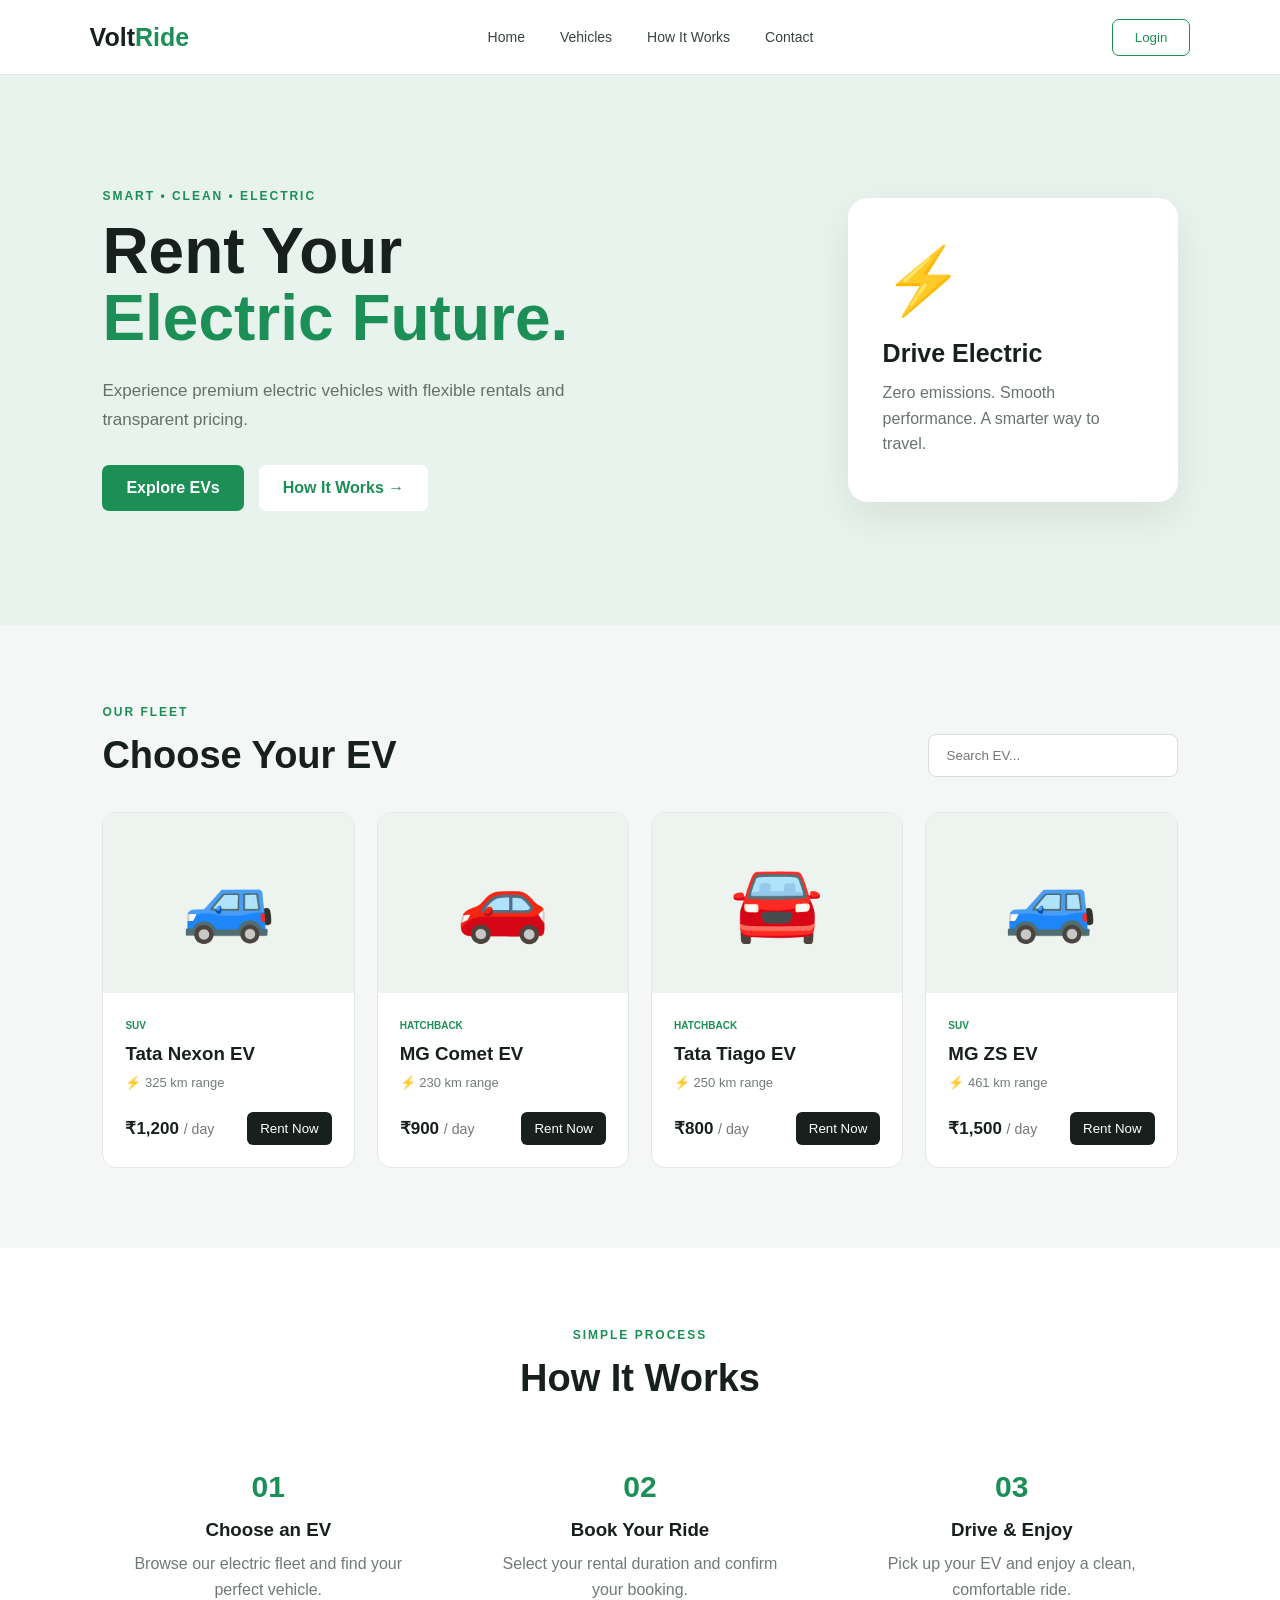
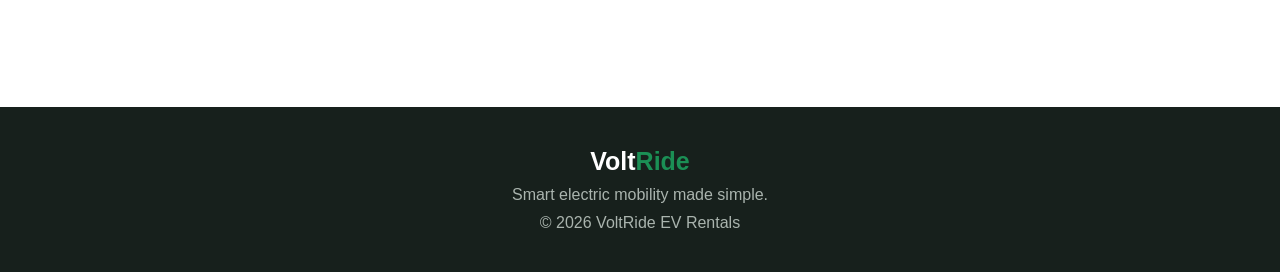
<file: frontend/index.html>
<!DOCTYPE html>
<html lang="en">
<head>
    <meta charset="UTF-8">
    <meta name="viewport" content="width=device-width, initial-scale=1.0">

    <title>VoltRide - EV Rental</title>

    <link rel="stylesheet" href="style.css">
</head>

<body>

<header>
    <div class="logo">Volt<span>Ride</span></div>

    <nav>
        <a href="#home">Home</a>
        <a href="#vehicles">Vehicles</a>
        <a href="#how">How It Works</a>
        <a href="#contact">Contact</a>
    </nav>

    <button class="login-btn">Login</button>
</header>


<section class="hero" id="home">

    <div class="hero-content">

        <p class="tagline">SMART • CLEAN • ELECTRIC</p>

        <h1>Rent Your<br><span>Electric Future.</span></h1>

        <p>
            Experience premium electric vehicles with
            flexible rentals and transparent pricing.
        </p>

        <div class="hero-buttons">
            <a href="#vehicles" class="primary-btn">Explore EVs</a>
            <a href="#how" class="secondary-btn">How It Works →</a>
        </div>

    </div>

    <div class="hero-card">

        <div class="car-icon">⚡</div>

        <h3>Drive Electric</h3>

        <p>
            Zero emissions. Smooth performance.
            A smarter way to travel.
        </p>

    </div>

</section>


<section class="vehicles-section" id="vehicles">

    <div class="section-heading">

        <div>
            <p class="tagline">OUR FLEET</p>
            <h2>Choose Your EV</h2>
        </div>

        <input
            type="text"
            id="search"
            placeholder="Search EV..."
        >

    </div>


    <div class="vehicle-grid" id="vehicleGrid">

        <div class="vehicle-card">

            <div class="vehicle-image">🚙</div>

            <div class="vehicle-info">

                <span class="vehicle-type">SUV</span>

                <h3>Tata Nexon EV</h3>

                <p>⚡ 325 km range</p>

                <div class="vehicle-bottom">

                    <strong>₹1,200 <small>/ day</small></strong>

                    <button onclick="window.location.href='booking.html?vehicle=Tata%20Nexon%20EV&price=1200'">
    Rent Now
</button>

                </div>

            </div>

        </div>


        <div class="vehicle-card">

            <div class="vehicle-image">🚗</div>

            <div class="vehicle-info">

                <span class="vehicle-type">HATCHBACK</span>

                <h3>MG Comet EV</h3>

                <p>⚡ 230 km range</p>

                <div class="vehicle-bottom">

                    <strong>₹900 <small>/ day</small></strong>

                    <button onclick="window.location.href='booking.html?vehicle=Tata%20Nexon%20EV&price=1200'">
    Rent Now
</button>

                </div>

            </div>

        </div>


        <div class="vehicle-card">

            <div class="vehicle-image">🚘</div>

            <div class="vehicle-info">

                <span class="vehicle-type">HATCHBACK</span>

                <h3>Tata Tiago EV</h3>

                <p>⚡ 250 km range</p>

                <div class="vehicle-bottom">

                    <strong>₹800 <small>/ day</small></strong>

                    <button onclick="window.location.href='booking.html?vehicle=Tata%20Nexon%20EV&price=1200'">
    Rent Now
</button>

                </div>

            </div>

        </div>


        <div class="vehicle-card">

            <div class="vehicle-image">🚙</div>

            <div class="vehicle-info">

                <span class="vehicle-type">SUV</span>

                <h3>MG ZS EV</h3>

                <p>⚡ 461 km range</p>

                <div class="vehicle-bottom">

                    <strong>₹1,500 <small>/ day</small></strong>

                    <button onclick="window.location.href='booking.html?vehicle=Tata%20Nexon%20EV&price=1200'">
    Rent Now
</button>

                </div>

            </div>

        </div>

    </div>

</section>


<section class="how-section" id="how">

    <p class="tagline">SIMPLE PROCESS</p>

    <h2>How It Works</h2>

    <div class="steps">

        <div class="step">
            <span>01</span>
            <h3>Choose an EV</h3>
            <p>Browse our electric fleet and find your perfect vehicle.</p>
        </div>

        <div class="step">
            <span>02</span>
            <h3>Book Your Ride</h3>
            <p>Select your rental duration and confirm your booking.</p>
        </div>

        <div class="step">
            <span>03</span>
            <h3>Drive & Enjoy</h3>
            <p>Pick up your EV and enjoy a clean, comfortable ride.</p>
        </div>

    </div>

</section>


<footer id="contact">

    <div class="logo">Volt<span>Ride</span></div>

    <p>Smart electric mobility made simple.</p>

    <p>© 2026 VoltRide EV Rentals</p>

</footer>


<script src="script.js"></script>

</body>
</html>
</file>
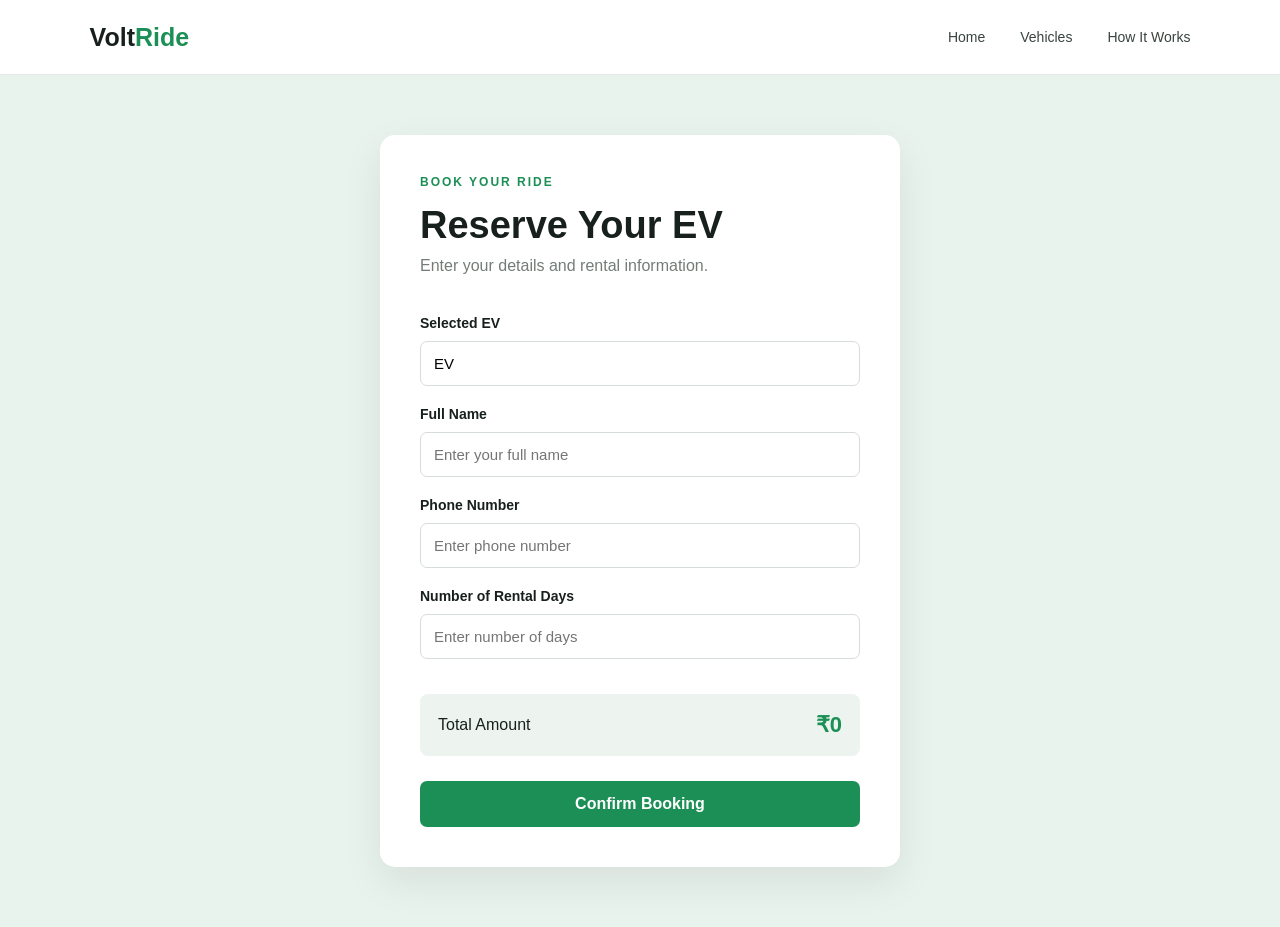
<file: frontend/booking.html>
<!DOCTYPE html>
<html lang="en">
<head>
    <meta charset="UTF-8">
    <meta name="viewport" content="width=device-width, initial-scale=1.0">

    <title>Book EV - VoltRide</title>

    <link rel="stylesheet" href="style.css">
</head>

<body>

<header>
    <div class="logo">Volt<span>Ride</span></div>

    <nav>
        <a href="index.html">Home</a>
        <a href="index.html#vehicles">Vehicles</a>
        <a href="index.html#how">How It Works</a>
    </nav>
</header>


<section class="booking-section">

    <div class="booking-container">

        <p class="tagline">BOOK YOUR RIDE</p>

        <h1>Reserve Your EV</h1>

        <p class="booking-subtitle">
            Enter your details and rental information.
        </p>

        <form id="bookingForm">

            <label>Selected EV</label>

            <input
                type="text"
                id="vehicle"
                readonly
            >


            <label>Full Name</label>

            <input
                type="text"
                id="customerName"
                placeholder="Enter your full name"
                required
            >


            <label>Phone Number</label>

            <input
                type="tel"
                id="phone"
                placeholder="Enter phone number"
                required
            >


            <label>Number of Rental Days</label>

            <input
                type="number"
                id="days"
                min="1"
                placeholder="Enter number of days"
                required
            >


            <div class="price-box">

                <span>Total Amount</span>

                <strong id="total">
                    ₹0
                </strong>

            </div>


            <button type="submit">
                Confirm Booking
            </button>

        </form>

    </div>

</section>


<script src="booking.js"></script>

</body>
</html>
</file>
<file: frontend/style.css>
* {
    margin: 0;
    padding: 0;
    box-sizing: border-box;
}

html {
    scroll-behavior: smooth;
}

body {
    font-family: Arial, sans-serif;
    background: #f5f7f6;
    color: #17201c;
}

header {
    height: 75px;
    display: flex;
    align-items: center;
    justify-content: space-between;
    padding: 0 7%;
    background: white;
    border-bottom: 1px solid #e5e8e6;
}

.logo {
    font-size: 25px;
    font-weight: 800;
}

.logo span,
.hero h1 span {
    color: #1b8f55;
}

nav {
    display: flex;
    gap: 35px;
}

nav a {
    text-decoration: none;
    color: #39443e;
    font-size: 14px;
}

nav a:hover {
    color: #1b8f55;
}

.login-btn {
    border: 1px solid #1b8f55;
    background: white;
    color: #1b8f55;
    padding: 10px 22px;
    border-radius: 7px;
    cursor: pointer;
}

.hero {
    min-height: 550px;
    padding: 80px 8%;
    display: flex;
    justify-content: space-between;
    align-items: center;
    background: #e9f3ed;
}

.hero-content {
    max-width: 600px;
}

.tagline {
    color: #1b8f55;
    font-size: 12px;
    font-weight: bold;
    letter-spacing: 2px;
    margin-bottom: 15px;
}

.hero h1 {
    font-size: 64px;
    line-height: 1.05;
    margin-bottom: 25px;
}

.hero-content > p:not(.tagline) {
    color: #64706a;
    font-size: 17px;
    line-height: 1.7;
    max-width: 500px;
}

.hero-buttons {
    margin-top: 30px;
    display: flex;
    gap: 15px;
}

.primary-btn,
.secondary-btn {
    padding: 14px 24px;
    border-radius: 7px;
    text-decoration: none;
    font-weight: bold;
}

.primary-btn {
    background: #1b8f55;
    color: white;
}

.secondary-btn {
    color: #1b8f55;
    background: white;
}

.hero-card {
    width: 330px;
    padding: 45px 35px;
    background: white;
    border-radius: 20px;
    box-shadow: 0 15px 40px rgba(0,0,0,.08);
}

.car-icon {
    font-size: 65px;
    margin-bottom: 20px;
}

.hero-card h3 {
    font-size: 25px;
    margin-bottom: 12px;
}

.hero-card p {
    color: #68736d;
    line-height: 1.6;
}

.vehicles-section {
    padding: 80px 8%;
}

.section-heading {
    display: flex;
    justify-content: space-between;
    align-items: end;
    margin-bottom: 35px;
}

.section-heading h2,
.how-section h2 {
    font-size: 38px;
}

#search {
    width: 250px;
    padding: 13px 18px;
    border: 1px solid #d6ddd9;
    border-radius: 8px;
    outline: none;
}

.vehicle-grid {
    display: grid;
    grid-template-columns: repeat(4, 1fr);
    gap: 22px;
}

.vehicle-card {
    background: white;
    border-radius: 14px;
    overflow: hidden;
    border: 1px solid #e4e8e5;
}

.vehicle-image {
    height: 180px;
    display: flex;
    align-items: center;
    justify-content: center;
    background: #edf4ef;
    font-size: 75px;
}

.vehicle-info {
    padding: 22px;
}

.vehicle-type {
    font-size: 10px;
    font-weight: bold;
    color: #1b8f55;
}

.vehicle-info h3 {
    margin: 10px 0;
}

.vehicle-info p {
    color: #737d77;
    font-size: 13px;
}

.vehicle-bottom {
    display: flex;
    justify-content: space-between;
    align-items: center;
    margin-top: 22px;
}

.vehicle-bottom strong {
    font-size: 17px;
}

.vehicle-bottom small {
    color: #777;
    font-weight: normal;
}

.vehicle-bottom button {
    background: #17201c;
    color: white;
    border: none;
    padding: 9px 13px;
    border-radius: 6px;
    cursor: pointer;
}

.how-section {
    padding: 80px 8%;
    background: white;
    text-align: center;
}

.steps {
    display: grid;
    grid-template-columns: repeat(3, 1fr);
    gap: 40px;
    margin-top: 45px;
}

.step {
    padding: 25px;
}

.step span {
    color: #1b8f55;
    font-size: 30px;
    font-weight: bold;
}

.step h3 {
    margin: 15px 0 10px;
}

.step p {
    color: #707a74;
    line-height: 1.6;
}

footer {
    background: #17201c;
    color: white;
    padding: 40px 8%;
    text-align: center;
}

footer p {
    color: #aab4ae;
    margin-top: 10px;
}

@media (max-width: 900px) {

    nav {
        display: none;
    }

    .hero {
        flex-direction: column;
        gap: 50px;
        text-align: center;
    }

    .hero h1 {
        font-size: 45px;
    }

    .hero-buttons {
        justify-content: center;
    }

    .vehicle-grid {
        grid-template-columns: repeat(2, 1fr);
    }

    .steps {
        grid-template-columns: 1fr;
    }
}

@media (max-width: 600px) {

    .vehicle-grid {
        grid-template-columns: 1fr;
    }

    .section-heading {
        flex-direction: column;
        align-items: start;
        gap: 20px;
    }

    #search {
        width: 100%;
    }
}

.booking-section {
    min-height: calc(100vh - 75px);
    display: flex;
    justify-content: center;
    align-items: center;
    padding: 60px 20px;
    background: #e9f3ed;
}

.booking-container {
    width: 100%;
    max-width: 520px;
    background: white;
    padding: 40px;
    border-radius: 15px;
    box-shadow: 0 15px 40px rgba(0,0,0,.08);
}

.booking-container h1 {
    font-size: 38px;
    margin-bottom: 10px;
}

.booking-subtitle {
    color: #737d77;
    margin-bottom: 30px;
}

#bookingForm {
    display: flex;
    flex-direction: column;
    gap: 10px;
}

#bookingForm label {
    margin-top: 10px;
    font-size: 14px;
    font-weight: bold;
}

#bookingForm input {
    padding: 13px;
    border: 1px solid #d6ddd9;
    border-radius: 7px;
    font-size: 15px;
    outline: none;
}

#bookingForm input:focus {
    border-color: #1b8f55;
}

.price-box {
    display: flex;
    justify-content: space-between;
    align-items: center;
    margin: 25px 0 15px;
    padding: 18px;
    background: #edf4ef;
    border-radius: 8px;
}

.price-box strong {
    color: #1b8f55;
    font-size: 22px;
}

#bookingForm button {
    padding: 14px;
    border: none;
    border-radius: 7px;
    background: #1b8f55;
    color: white;
    font-size: 16px;
    font-weight: bold;
    cursor: pointer;
}
</file>
